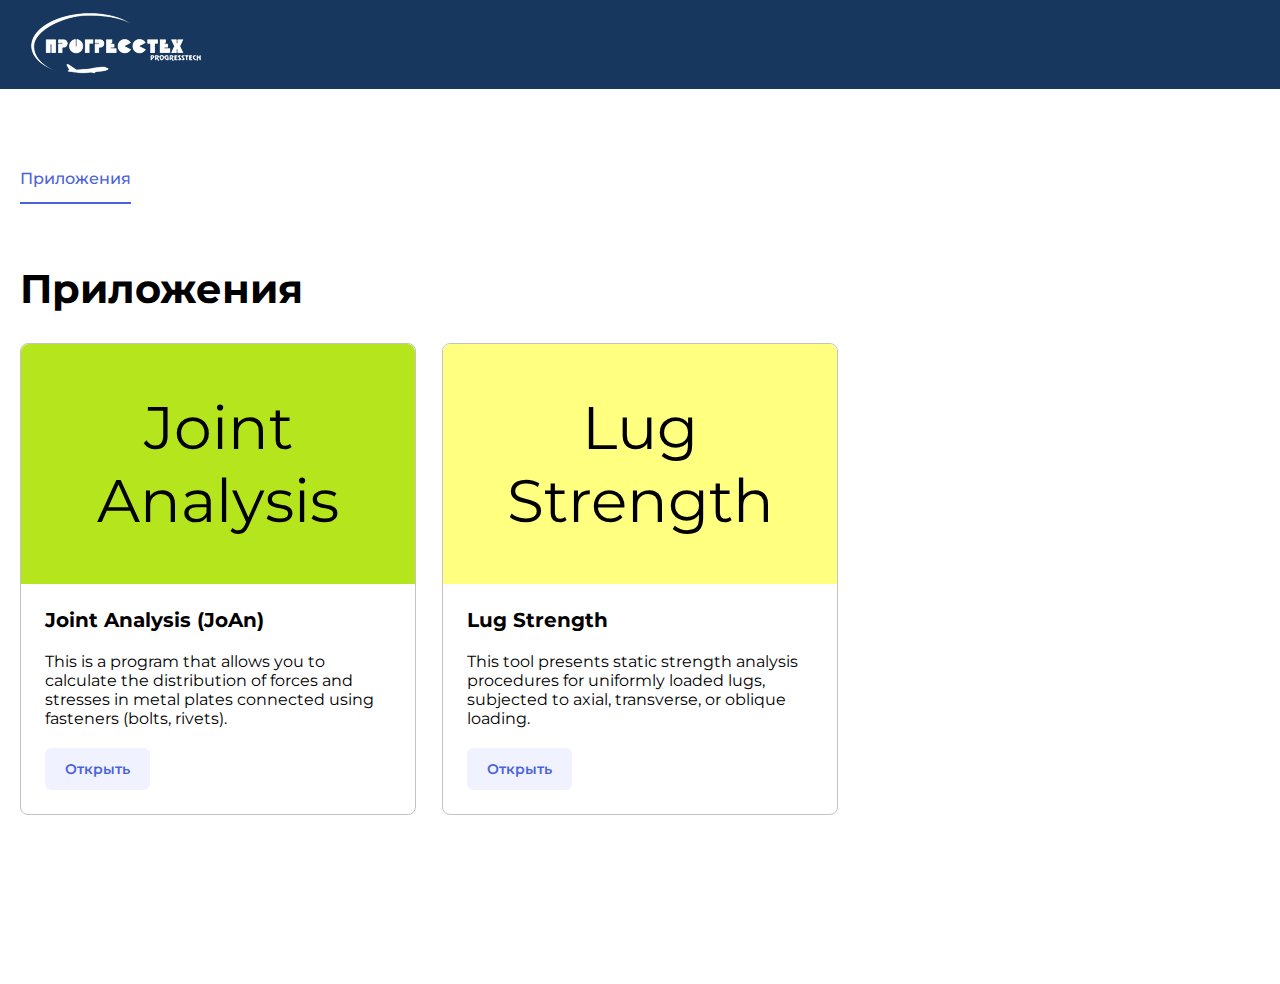
<file: pt_applications/templates/pt_applications/index.html>
<!DOCTYPE html>
<html lang="ru">
<head>
  <meta charset="UTF-8">
  <title>PT applications</title>
  <link rel="stylesheet" href="/static/css/index.css">
</head>
<body>
  <header class="header">
      <a href="/" class="logo">
        <img src="/static/img/logo.png" alt="Logo">
      </a>
  </header>
  <main class="main">
    <div class="container">
      <nav class="main-nav">
        <ul class="main-nav-items">
          <li class="main-nav-item">Приложения</li>
        </ul>
      </nav>
      <div class="applications">
        <h1 class="applications-title">Приложения</h1>
        <div class="application-cards">
          <div class="application-card joan-card">
            <div class="application-card-cover">
              <div class="application-card-cover-text">Joint Analysis</div>
            </div>
            <div class="application-card-content">
              <div class="application-card-info">
                <div class="application-card-title">Joint Analysis (JoAn)</div>
                <div class="application-card-description">
                  This is a program that allows you to calculate the distribution of forces and stresses in metal plates connected using fasteners (bolts, rivets). 
                </div>
              </div>
              <div class="application-card-action">
                <a href="/joan" class="button">Открыть</a>
              </div>
            </div>
          </div>

          <div class="application-card lug-card">
            <div class="application-card-cover">
              <div class="application-card-cover-text">Lug Strength</div>
            </div>
            <div class="application-card-content">
              <div class="application-card-info">
                <div class="application-card-title">Lug Strength</div>
                <div class="application-card-description">
                  This tool presents static strength analysis procedures for uniformly loaded lugs, subjected to axial, transverse, or oblique loading.
                </div>
              </div>
              <div class="application-card-action">
                <a href="#" class="button">Открыть</a>
              </div>
            </div>
          </div>
        </div>
      </div>
    </div>
  </main>
  <footer class="footer"></footer>
</body>
</html>
</file>
<file: static/css/index.css>
@font-face {
    font-family: 'Montserrat';
    src: url('/static/fonts/Montserrat-Regular.ttf');
    font-weight: 400;
}

@font-face {
    font-family: 'Montserrat';
    src: url('/static/fonts/Montserrat-Medium.ttf');
    font-weight: 500;
}

@font-face {
    font-family: 'Montserrat';
    src: url('/static/fonts/Montserrat-SemiBold.ttf');
    font-weight: 600;
}

@font-face {
    font-family: 'Montserrat';
    src: url('/static/fonts/Montserrat-Bold.ttf');
    font-weight: 700;
}

* {
    padding: 0;
    margin: 0;
    box-sizing: border-box;
    font: inherit;
}

body {
    font-family: 'Montserrat', sans-serif;
    font-size: 16px;
    color: #4A61DD;
}

.header {
    background-color: #17375E;
    padding: 10px 30px;
    position: fixed;
    top: 0;
    left: 0;
    width: 100%;
}

.container {
    max-width: 1240px;
    margin: 0 auto;
}

a.logo {
    text-decoration: none;
}

a.logo img {
    vertical-align: bottom;
}

.main {
    padding: 169px 0;
}

.main-nav-items {
    list-style: none;
    font-weight: 500;
    display: flex;
    align-items: center;
}

.main-nav-item {
    padding-bottom: 14px;
    border-bottom: 2px solid #4A61DD;
    margin-right: 40px;
}

.applications {
    margin-top: 60px;
}

.applications-title {
    color: #000;
    font-size: 40px;
    font-weight: 700;
    margin-bottom: 30px;
}

.application-cards {
    display: grid;
    grid-template-columns: repeat(3, 1fr);
    grid-template-rows: minmax(453px, 1fr);
    gap: 26px;
}

.application-card {
    border-radius: 8px;
    border: 1px solid #C3C3C3;
    height: 100%;
}

.application-card-cover {
    height: 240px;
    font-size: 60px;
    color: #000;
    display: flex;
    justify-content: center;
    align-items: center;
    border-top-left-radius: 8px;
    border-top-right-radius: 8px;
}

.application-card-cover-text {
    text-align: center;
}

.joan-card .application-card-cover {
    background-color: #B5E61D;
}

.lug-card .application-card-cover {
    background-color: #FFFF80;
}

.application-card-content {
    padding: 24px;
    color: #000;
    display: flex;
    flex-direction: column;
    justify-content: space-between;
    height: calc(100% - 240px);
}

.application-card-title {
    font-size: 20px;
    font-weight: 700;
    margin-bottom: 20px;
}

.application-card-description {
    margin-bottom: 20px;
}

a.button {
    border-radius: 6px;
    background: #F0F3FF;
    text-decoration: none;
    padding: 12px 20px;
    color: #4A61DD;
    font-size: 14px;
    font-weight: 600;
    display: flex;
    justify-content: center;
    width: 105px;
}
</file>
